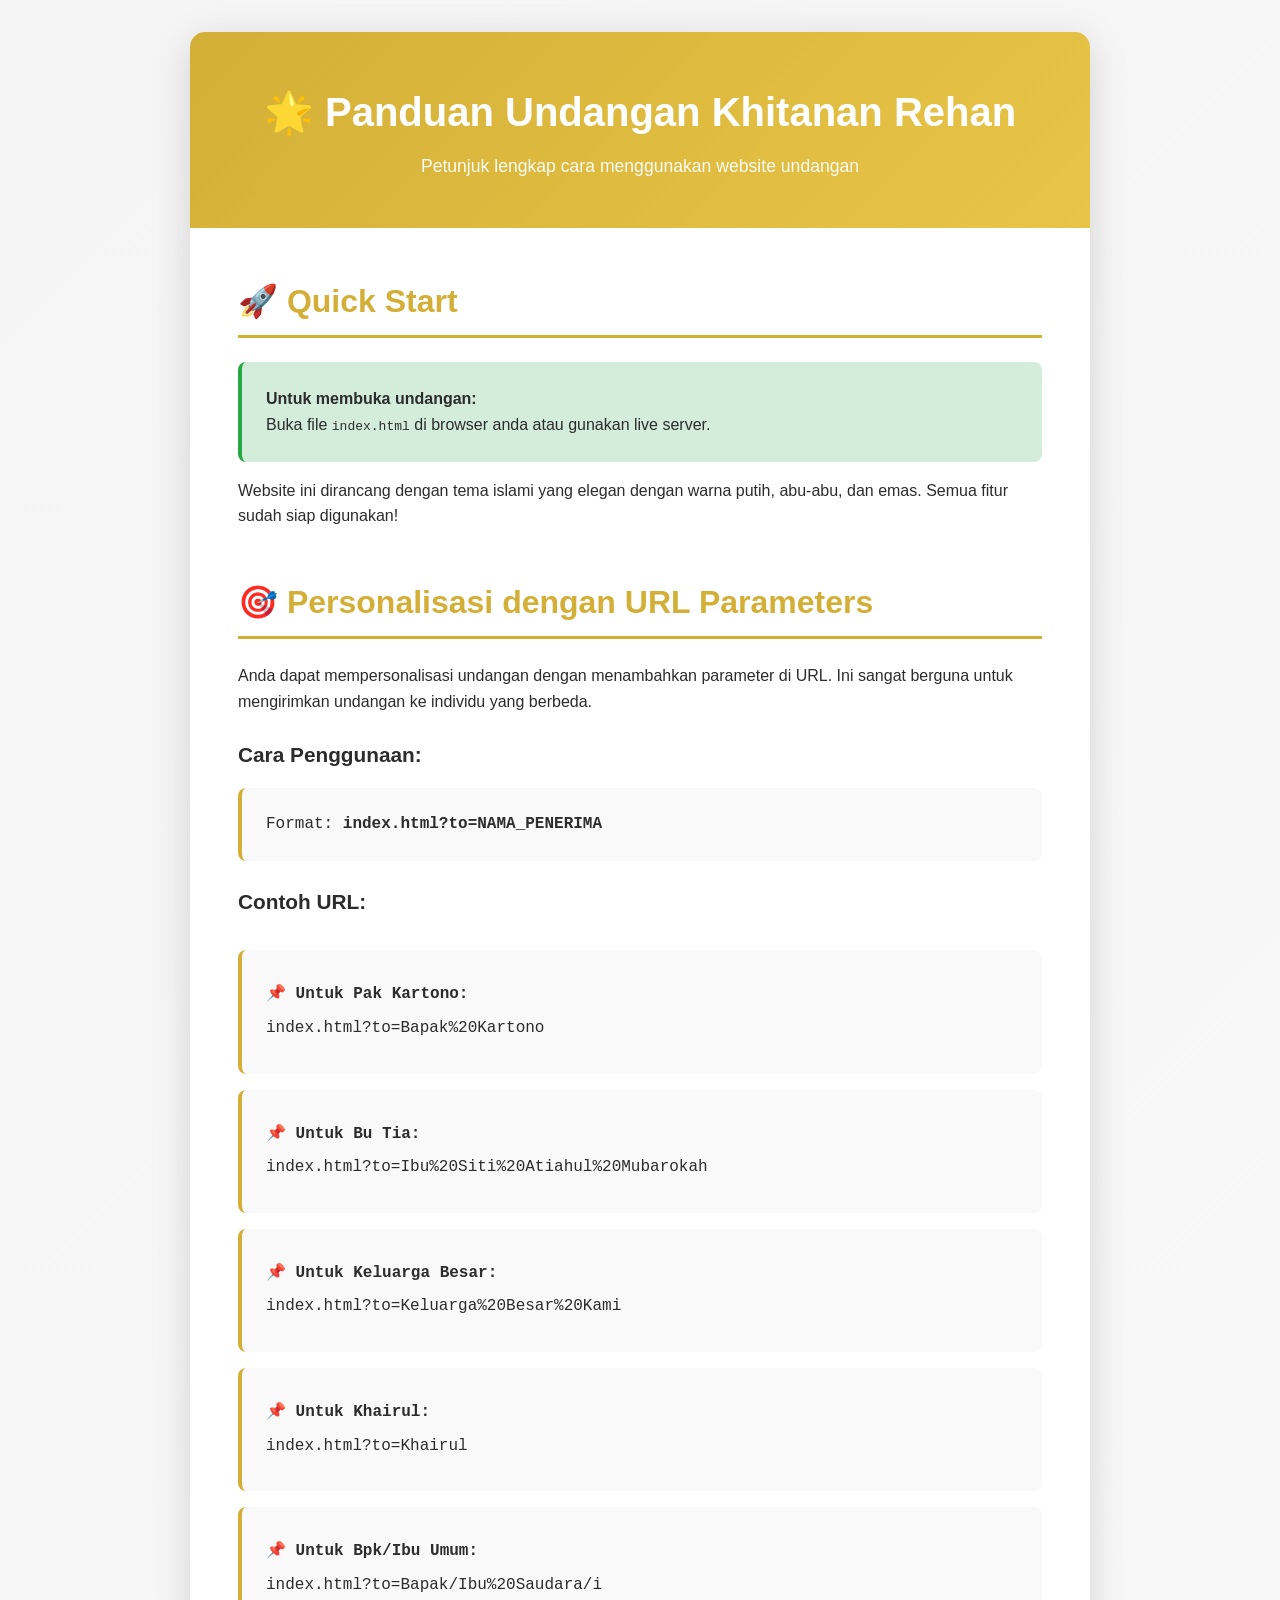
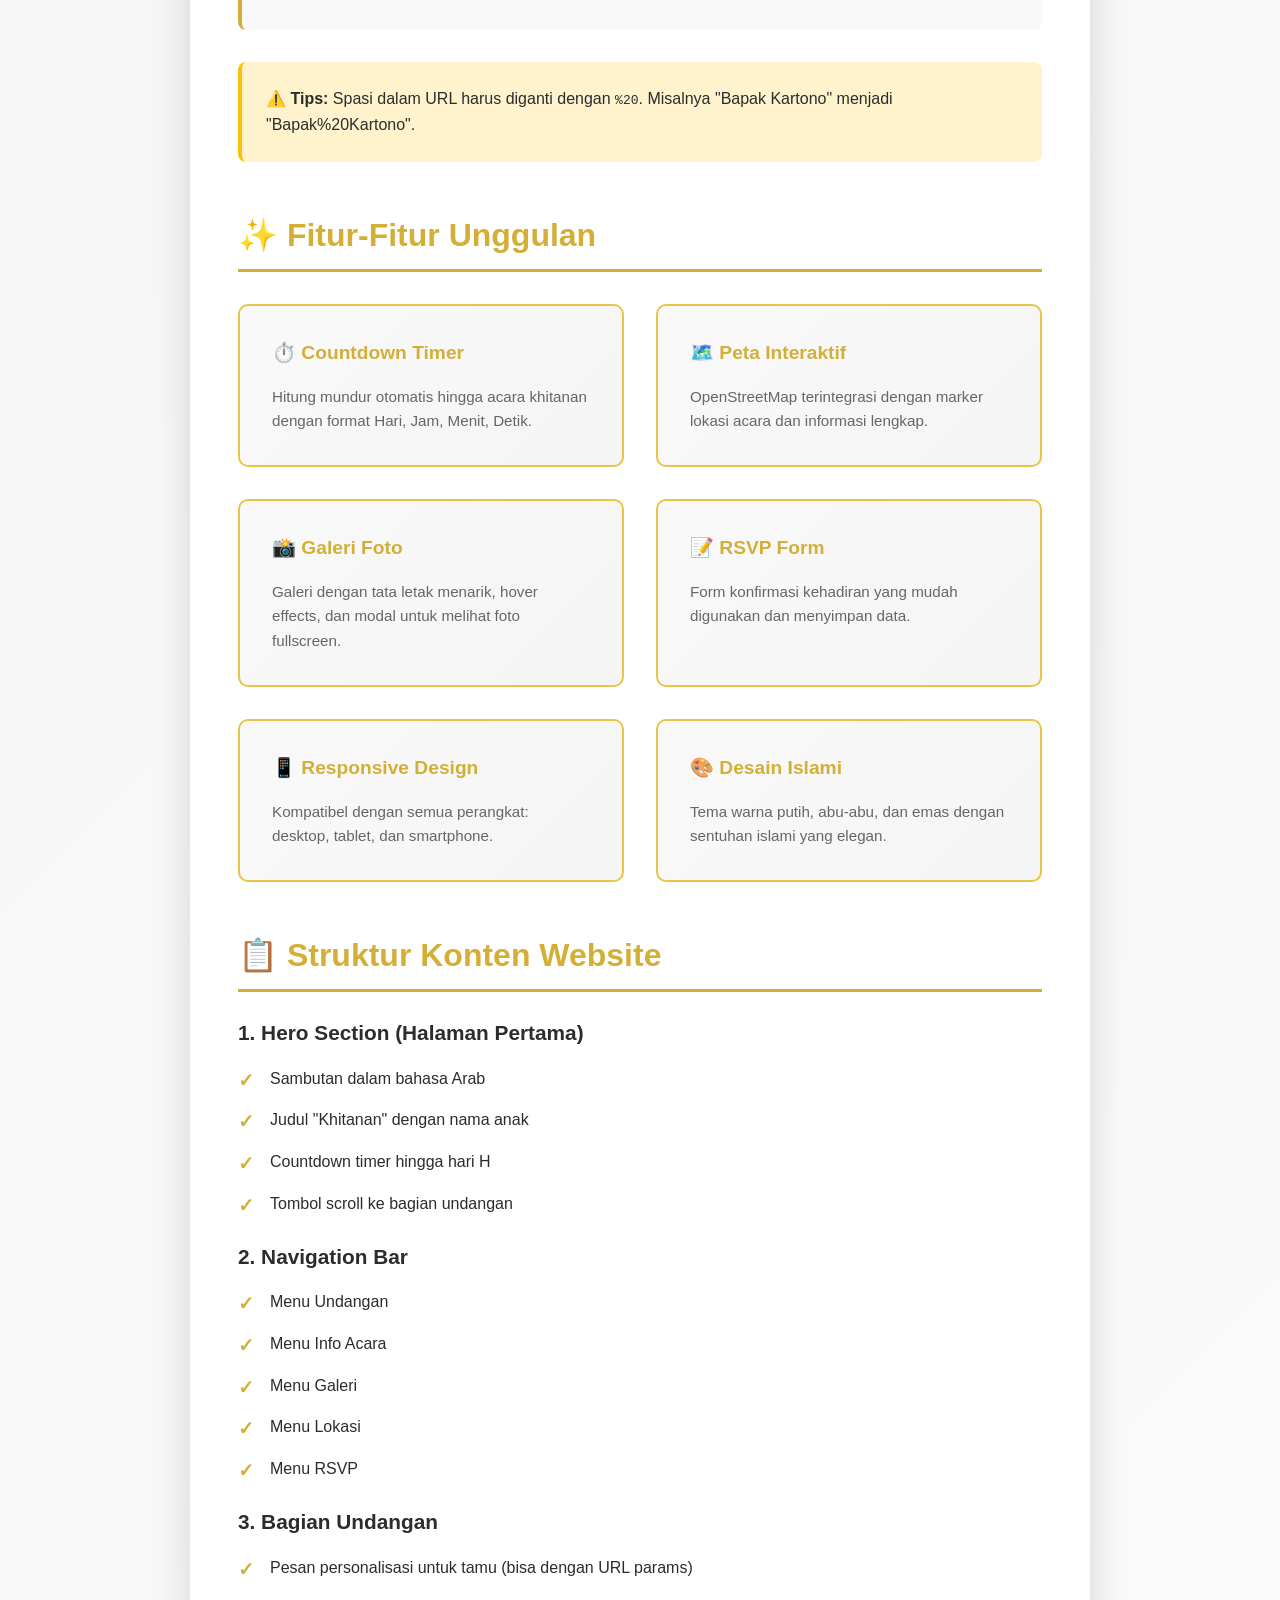
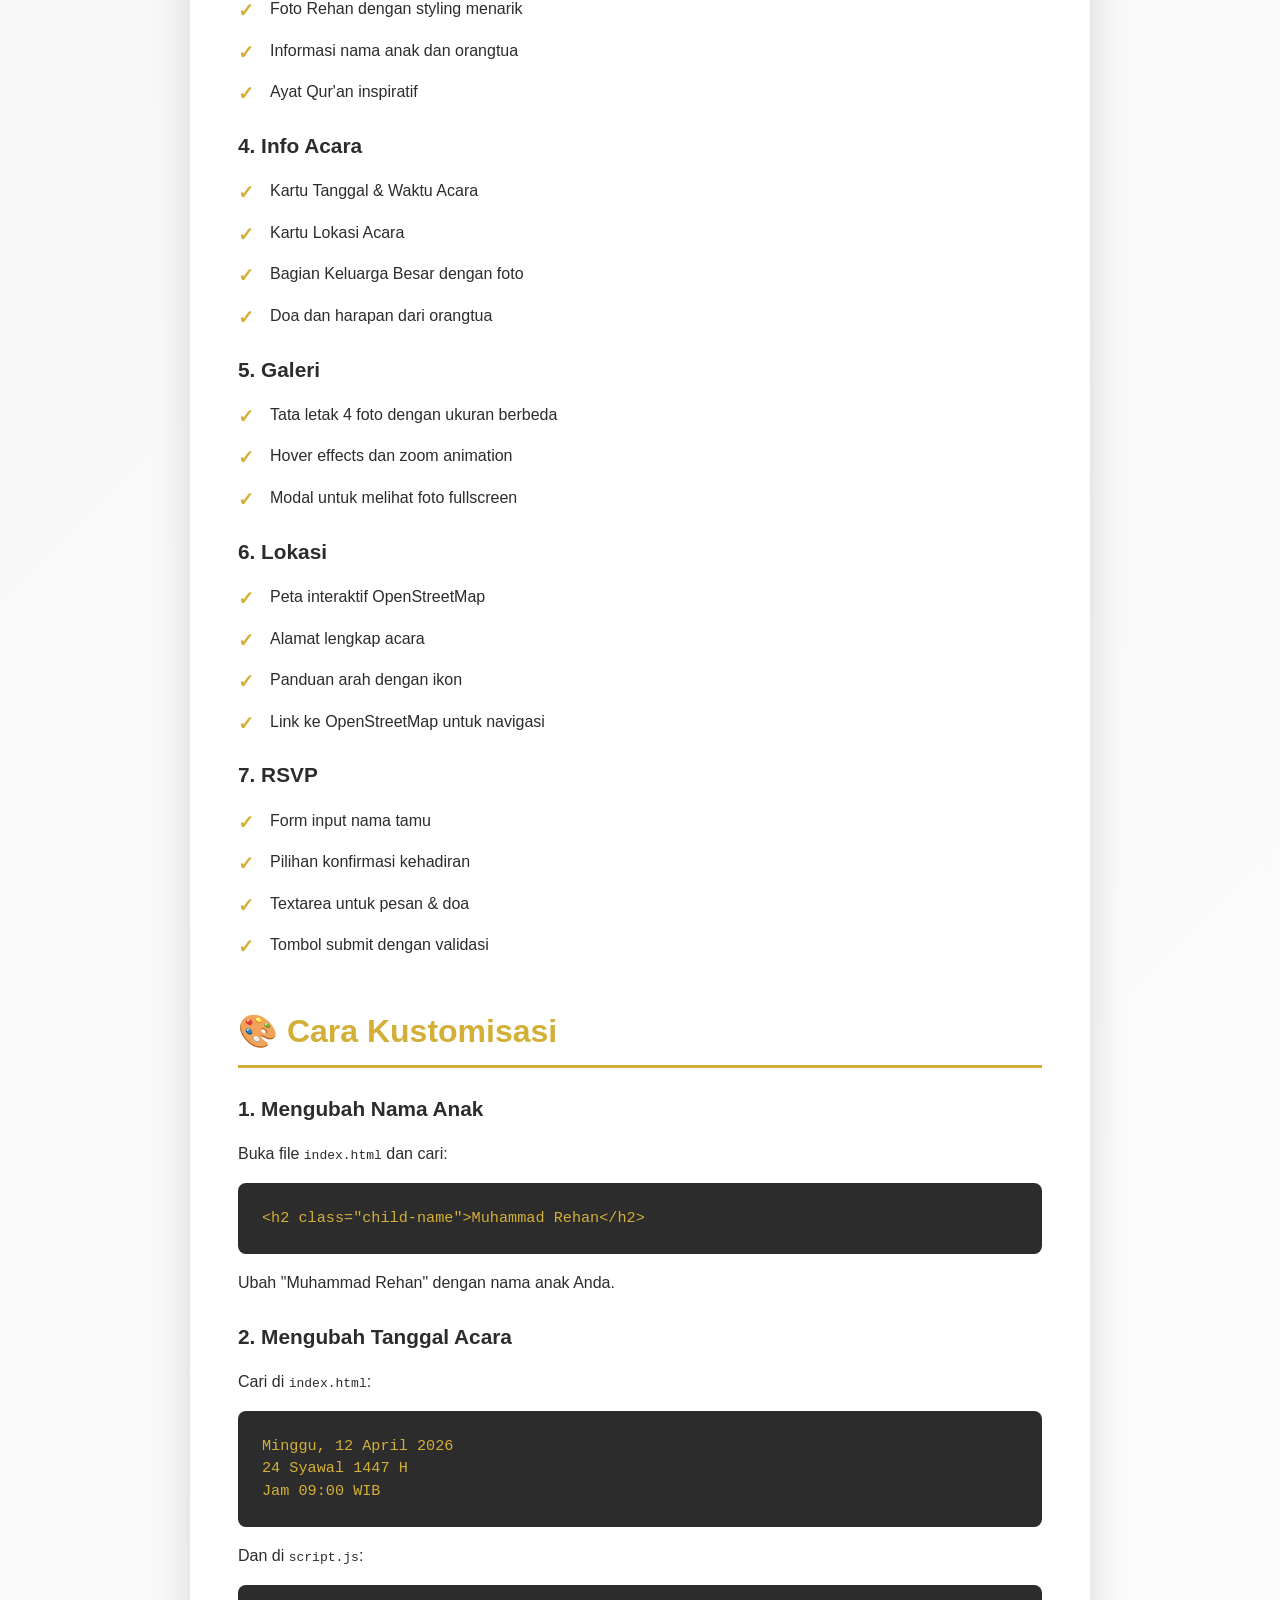
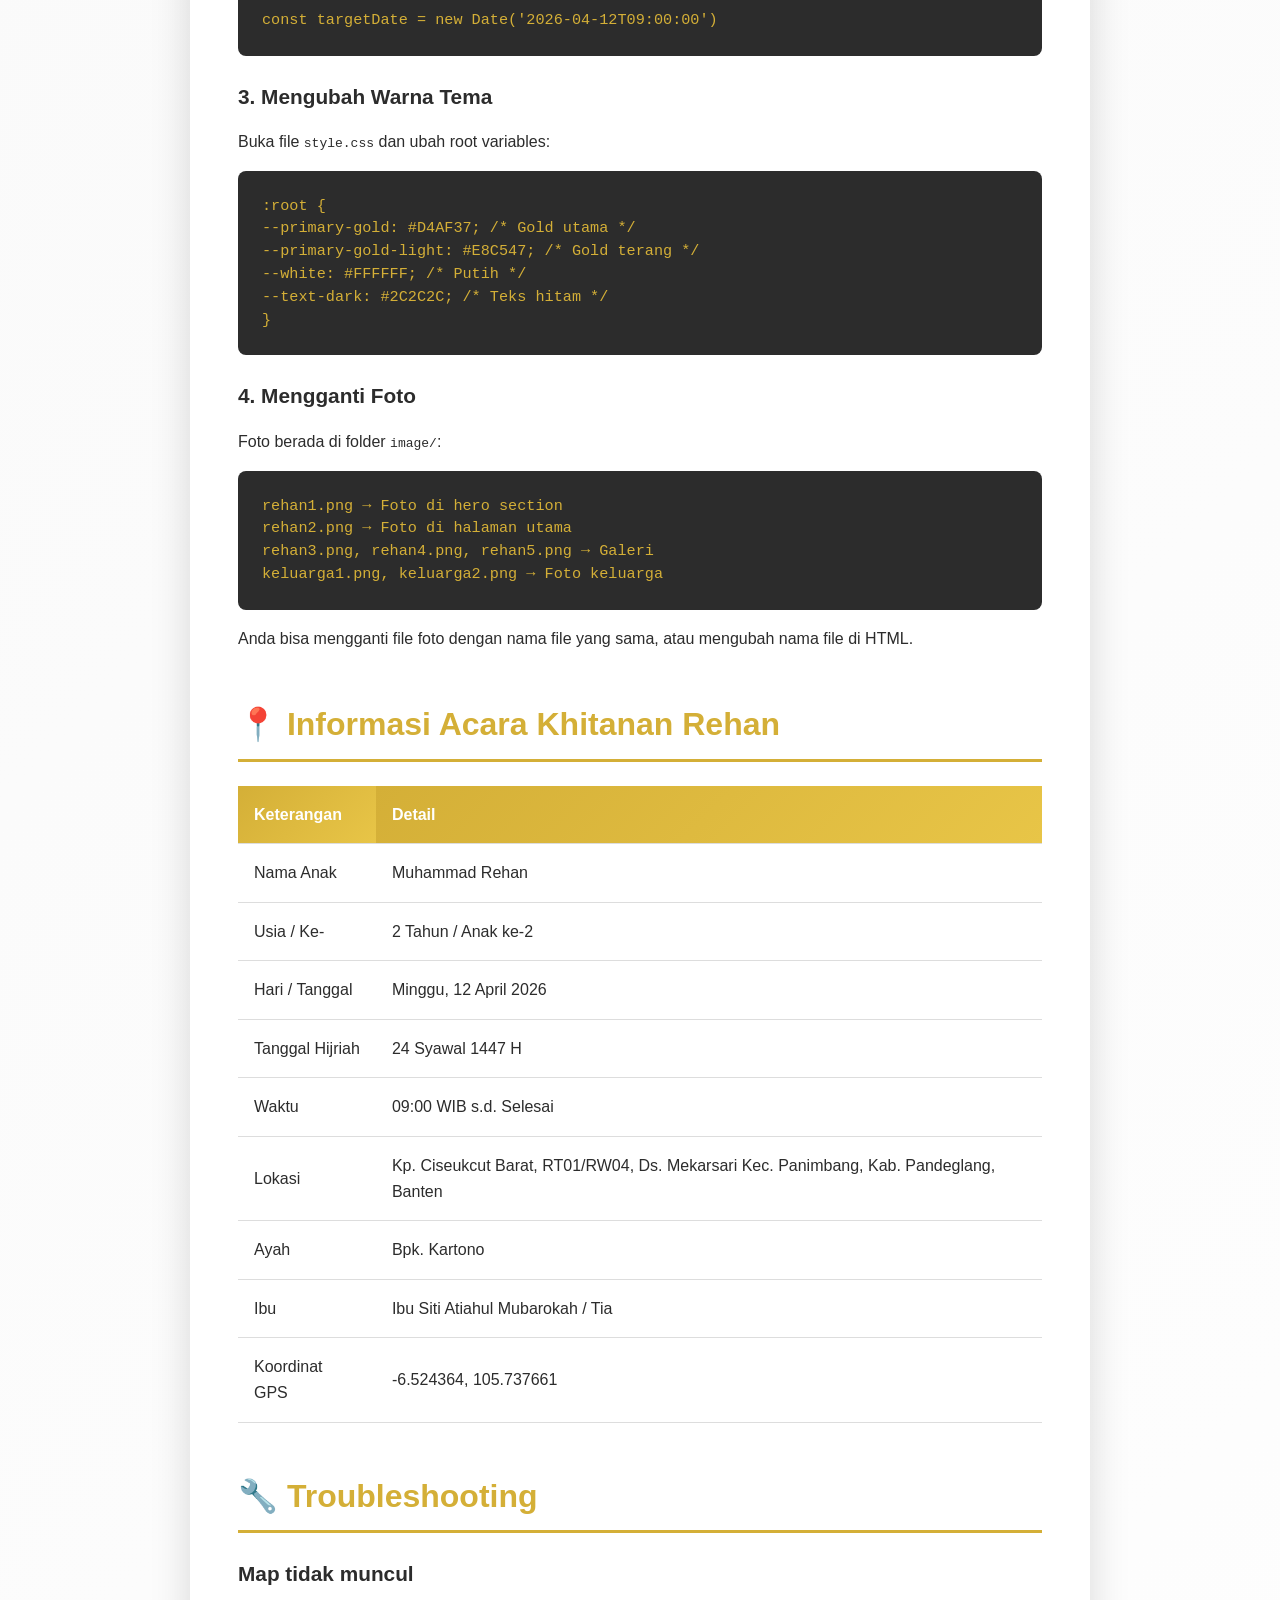
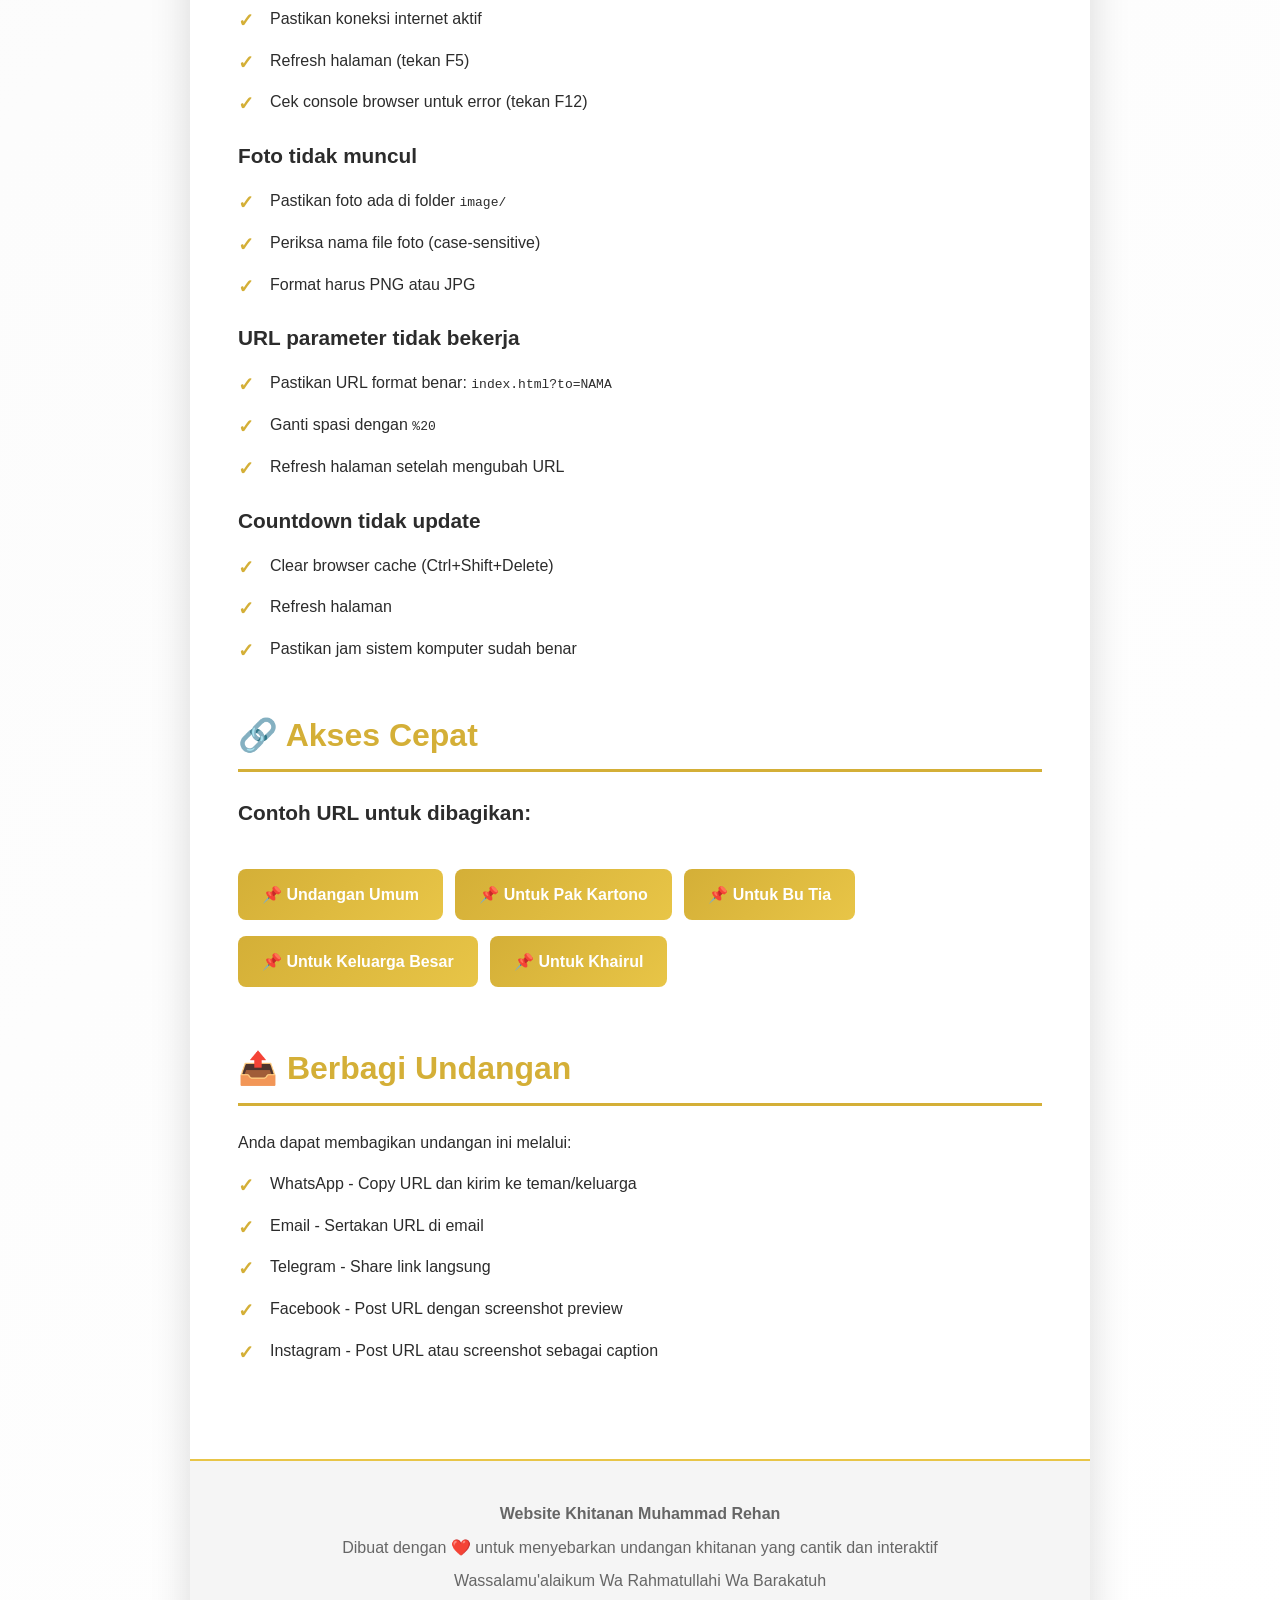
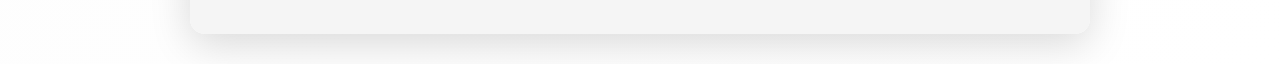
<file: GUIDE.html>
<!DOCTYPE html>
<html lang="id">
<head>
  <meta charset="UTF-8">
  <meta name="viewport" content="width=device-width, initial-scale=1.0">
  <title>Panduan Penggunaan - Undangan Khitanan Rehan</title>
  <style>
    * {
      margin: 0;
      padding: 0;
      box-sizing: border-box;
    }
    
    body {
      font-family: 'Poppins', 'Segoe UI', sans-serif;
      background: linear-gradient(135deg, #F5F5F5 0%, #FFFFFF 100%);
      color: #2C2C2C;
      line-height: 1.6;
      padding: 2rem;
    }
    
    .container {
      max-width: 900px;
      margin: 0 auto;
      background: white;
      border-radius: 15px;
      box-shadow: 0 10px 40px rgba(0, 0, 0, 0.15);
      overflow: hidden;
    }
    
    .header {
      background: linear-gradient(135deg, #D4AF37 0%, #E8C547 100%);
      color: white;
      padding: 3rem;
      text-align: center;
    }
    
    .header h1 {
      font-size: 2.5rem;
      margin-bottom: 0.5rem;
    }
    
    .header p {
      font-size: 1.1rem;
      opacity: 0.95;
    }
    
    .content {
      padding: 3rem;
    }
    
    .section {
      margin-bottom: 3rem;
    }
    
    .section h2 {
      color: #D4AF37;
      font-size: 2rem;
      margin-bottom: 1.5rem;
      padding-bottom: 0.5rem;
      border-bottom: 3px solid #D4AF37;
    }
    
    .section h3 {
      color: #2C2C2C;
      font-size: 1.3rem;
      margin: 1.5rem 0 1rem 0;
    }
    
    .example-box {
      background: #F9F9F9;
      border-left: 4px solid #D4AF37;
      padding: 1.5rem;
      margin: 1rem 0;
      border-radius: 8px;
      font-family: 'Courier New', monospace;
    }
    
    .example-box p {
      margin: 0.5rem 0;
      word-break: break-all;
    }
    
    .link-button {
      display: inline-block;
      background: linear-gradient(135deg, #D4AF37 0%, #E8C547 100%);
      color: white;
      padding: 0.8rem 1.5rem;
      border-radius: 8px;
      text-decoration: none;
      font-weight: 600;
      transition: all 0.3s ease;
      margin: 0.5rem 0.5rem 0.5rem 0;
      border: none;
      cursor: pointer;
      font-size: 1rem;
    }
    
    .link-button:hover {
      transform: translateY(-3px);
      box-shadow: 0 8px 20px rgba(212, 175, 55, 0.3);
      color: white;
      text-decoration: none;
    }
    
    .list-item {
      margin: 1rem 0;
      padding-left: 2rem;
      position: relative;
    }
    
    .list-item::before {
      content: '✓';
      position: absolute;
      left: 0;
      color: #D4AF37;
      font-weight: bold;
      font-size: 1.2rem;
    }
    
    .features-grid {
      display: grid;
      grid-template-columns: repeat(auto-fit, minmax(250px, 1fr));
      gap: 2rem;
      margin: 2rem 0;
    }
    
    .feature-card {
      background: linear-gradient(135deg, #F9F9F9 0%, #F5F5F5 100%);
      padding: 2rem;
      border-radius: 10px;
      border: 2px solid #E8C547;
      transition: all 0.3s ease;
    }
    
    .feature-card:hover {
      transform: translateY(-5px);
      box-shadow: 0 10px 30px rgba(212, 175, 55, 0.2);
    }
    
    .feature-card h4 {
      color: #D4AF37;
      margin-bottom: 1rem;
      font-size: 1.2rem;
    }
    
    .feature-card p {
      color: #666;
      font-size: 0.95rem;
    }
    
    .code-block {
      background: #2C2C2C;
      color: #D4AF37;
      padding: 1.5rem;
      border-radius: 8px;
      overflow-x: auto;
      font-family: 'Courier New', monospace;
      font-size: 0.95rem;
      line-height: 1.5;
      margin: 1rem 0;
    }
    
    .warning {
      background: #FFF3CD;
      border-left: 4px solid #FFC107;
      padding: 1.5rem;
      border-radius: 8px;
      margin: 1rem 0;
    }
    
    .success {
      background: #D4EDDA;
      border-left: 4px solid #28A745;
      padding: 1.5rem;
      border-radius: 8px;
      margin: 1rem 0;
    }
    
    .footer {
      background: #F5F5F5;
      padding: 2rem;
      text-align: center;
      color: #666;
      border-top: 2px solid #E8C547;
    }
    
    .footer p {
      margin: 0.5rem 0;
    }
    
    table {
      width: 100%;
      border-collapse: collapse;
      margin: 1rem 0;
    }
    
    table th,
    table td {
      padding: 1rem;
      text-align: left;
      border-bottom: 1px solid #DDD;
    }
    
    table th {
      background: linear-gradient(135deg, #D4AF37 0%, #E8C547 100%);
      color: white;
      font-weight: 600;
    }
    
    table tr:hover {
      background: #F9F9F9;
    }
  </style>
</head>
<body>
  <div class="container">
    <div class="header">
      <h1>🌟 Panduan Undangan Khitanan Rehan</h1>
      <p>Petunjuk lengkap cara menggunakan website undangan</p>
    </div>
    
    <div class="content">
      <!-- Quick Start -->
      <div class="section">
        <h2>🚀 Quick Start</h2>
        <div class="success">
          <strong>Untuk membuka undangan:</strong><br>
          Buka file <code>index.html</code> di browser anda atau gunakan live server.
        </div>
        <p>Website ini dirancang dengan tema islami yang elegan dengan warna putih, abu-abu, dan emas. Semua fitur sudah siap digunakan!</p>
      </div>
      
      <!-- URL Parameters -->
      <div class="section">
        <h2>🎯 Personalisasi dengan URL Parameters</h2>
        <p>Anda dapat mempersonalisasi undangan dengan menambahkan parameter di URL. Ini sangat berguna untuk mengirimkan undangan ke individu yang berbeda.</p>
        
        <h3>Cara Penggunaan:</h3>
        <div class="example-box">
          Format: <strong>index.html?to=NAMA_PENERIMA</strong>
        </div>
        
        <h3>Contoh URL:</h3>
        <div style="margin: 2rem 0;">
          <div class="example-box">
            <p>📌 <strong>Untuk Pak Kartono:</strong></p>
            <p>index.html?to=Bapak%20Kartono</p>
          </div>
          <div class="example-box">
            <p>📌 <strong>Untuk Bu Tia:</strong></p>
            <p>index.html?to=Ibu%20Siti%20Atiahul%20Mubarokah</p>
          </div>
          <div class="example-box">
            <p>📌 <strong>Untuk Keluarga Besar:</strong></p>
            <p>index.html?to=Keluarga%20Besar%20Kami</p>
          </div>
          <div class="example-box">
            <p>📌 <strong>Untuk Khairul:</strong></p>
            <p>index.html?to=Khairul</p>
          </div>
          <div class="example-box">
            <p>📌 <strong>Untuk Bpk/Ibu Umum:</strong></p>
            <p>index.html?to=Bapak/Ibu%20Saudara/i</p>
          </div>
        </div>
        
        <div class="warning">
          <strong>⚠️ Tips:</strong> Spasi dalam URL harus diganti dengan <code>%20</code>. Misalnya "Bapak Kartono" menjadi "Bapak%20Kartono".
        </div>
      </div>
      
      <!-- Features -->
      <div class="section">
        <h2>✨ Fitur-Fitur Unggulan</h2>
        
        <div class="features-grid">
          <div class="feature-card">
            <h4>⏱️ Countdown Timer</h4>
            <p>Hitung mundur otomatis hingga acara khitanan dengan format Hari, Jam, Menit, Detik.</p>
          </div>
          
          <div class="feature-card">
            <h4>🗺️ Peta Interaktif</h4>
            <p>OpenStreetMap terintegrasi dengan marker lokasi acara dan informasi lengkap.</p>
          </div>
          
          <div class="feature-card">
            <h4>📸 Galeri Foto</h4>
            <p>Galeri dengan tata letak menarik, hover effects, dan modal untuk melihat foto fullscreen.</p>
          </div>
          
          <div class="feature-card">
            <h4>📝 RSVP Form</h4>
            <p>Form konfirmasi kehadiran yang mudah digunakan dan menyimpan data.</p>
          </div>
          
          <div class="feature-card">
            <h4>📱 Responsive Design</h4>
            <p>Kompatibel dengan semua perangkat: desktop, tablet, dan smartphone.</p>
          </div>
          
          <div class="feature-card">
            <h4>🎨 Desain Islami</h4>
            <p>Tema warna putih, abu-abu, dan emas dengan sentuhan islami yang elegan.</p>
          </div>
        </div>
      </div>
      
      <!-- struktur Konten -->
      <div class="section">
        <h2>📋 Struktur Konten Website</h2>
        
        <h3>1. Hero Section (Halaman Pertama)</h3>
        <div class="list-item">Sambutan dalam bahasa Arab</div>
        <div class="list-item">Judul "Khitanan" dengan nama anak</div>
        <div class="list-item">Countdown timer hingga hari H</div>
        <div class="list-item">Tombol scroll ke bagian undangan</div>
        
        <h3>2. Navigation Bar</h3>
        <div class="list-item">Menu Undangan</div>
        <div class="list-item">Menu Info Acara</div>
        <div class="list-item">Menu Galeri</div>
        <div class="list-item">Menu Lokasi</div>
        <div class="list-item">Menu RSVP</div>
        
        <h3>3. Bagian Undangan</h3>
        <div class="list-item">Pesan personalisasi untuk tamu (bisa dengan URL params)</div>
        <div class="list-item">Foto Rehan dengan styling menarik</div>
        <div class="list-item">Informasi nama anak dan orangtua</div>
        <div class="list-item">Ayat Qur'an inspiratif</div>
        
        <h3>4. Info Acara</h3>
        <div class="list-item">Kartu Tanggal & Waktu Acara</div>
        <div class="list-item">Kartu Lokasi Acara</div>
        <div class="list-item">Bagian Keluarga Besar dengan foto</div>
        <div class="list-item">Doa dan harapan dari orangtua</div>
        
        <h3>5. Galeri</h3>
        <div class="list-item">Tata letak 4 foto dengan ukuran berbeda</div>
        <div class="list-item">Hover effects dan zoom animation</div>
        <div class="list-item">Modal untuk melihat foto fullscreen</div>
        
        <h3>6. Lokasi</h3>
        <div class="list-item">Peta interaktif OpenStreetMap</div>
        <div class="list-item">Alamat lengkap acara</div>
        <div class="list-item">Panduan arah dengan ikon</div>
        <div class="list-item">Link ke OpenStreetMap untuk navigasi</div>
        
        <h3>7. RSVP</h3>
        <div class="list-item">Form input nama tamu</div>
        <div class="list-item">Pilihan konfirmasi kehadiran</div>
        <div class="list-item">Textarea untuk pesan & doa</div>
        <div class="list-item">Tombol submit dengan validasi</div>
      </div>
      
      <!-- Kustomisasi -->
      <div class="section">
        <h2>🎨 Cara Kustomisasi</h2>
        
        <h3>1. Mengubah Nama Anak</h3>
        <p>Buka file <code>index.html</code> dan cari:</p>
        <div class="code-block">
&lt;h2 class="child-name"&gt;Muhammad Rehan&lt;/h2&gt;
        </div>
        <p>Ubah "Muhammad Rehan" dengan nama anak Anda.</p>
        
        <h3>2. Mengubah Tanggal Acara</h3>
        <p>Cari di <code>index.html</code>:</p>
        <div class="code-block">
Minggu, 12 April 2026<br>
24 Syawal 1447 H<br>
Jam 09:00 WIB
        </div>
        <p>Dan di <code>script.js</code>:</p>
        <div class="code-block">
const targetDate = new Date('2026-04-12T09:00:00')
        </div>
        
        <h3>3. Mengubah Warna Tema</h3>
        <p>Buka file <code>style.css</code> dan ubah root variables:</p>
        <div class="code-block">
:root {<br>
  --primary-gold: #D4AF37;      /* Gold utama */<br>
  --primary-gold-light: #E8C547; /* Gold terang */<br>
  --white: #FFFFFF;            /* Putih */<br>
  --text-dark: #2C2C2C;        /* Teks hitam */<br>
}
        </div>
        
        <h3>4. Mengganti Foto</h3>
        <p>Foto berada di folder <code>image/</code>:</p>
        <div class="code-block">
rehan1.png    → Foto di hero section<br>
rehan2.png    → Foto di halaman utama<br>
rehan3.png, rehan4.png, rehan5.png → Galeri<br>
keluarga1.png, keluarga2.png → Foto keluarga
        </div>
        <p>Anda bisa mengganti file foto dengan nama file yang sama, atau mengubah nama file di HTML.</p>
      </div>
      
      <!-- Info Acara -->
      <div class="section">
        <h2>📍 Informasi Acara Khitanan Rehan</h2>
        
        <table>
          <tr>
            <th>Keterangan</th>
            <th>Detail</th>
          </tr>
          <tr>
            <td>Nama Anak</td>
            <td>Muhammad Rehan</td>
          </tr>
          <tr>
            <td>Usia / Ke-</td>
            <td>2 Tahun / Anak ke-2</td>
          </tr>
          <tr>
            <td>Hari / Tanggal</td>
            <td>Minggu, 12 April 2026</td>
          </tr>
          <tr>
            <td>Tanggal Hijriah</td>
            <td>24 Syawal 1447 H</td>
          </tr>
          <tr>
            <td>Waktu</td>
            <td>09:00 WIB s.d. Selesai</td>
          </tr>
          <tr>
            <td>Lokasi</td>
            <td>Kp. Ciseukcut Barat, RT01/RW04, Ds. Mekarsari Kec. Panimbang, Kab. Pandeglang, Banten</td>
          </tr>
          <tr>
            <td>Ayah</td>
            <td>Bpk. Kartono</td>
          </tr>
          <tr>
            <td>Ibu</td>
            <td>Ibu Siti Atiahul Mubarokah / Tia</td>
          </tr>
          <tr>
            <td>Koordinat GPS</td>
            <td>-6.524364, 105.737661</td>
          </tr>
        </table>
      </div>
      
      <!-- Troubleshooting -->
      <div class="section">
        <h2>🔧 Troubleshooting</h2>
        
        <h3>Map tidak muncul</h3>
        <div class="list-item">Pastikan koneksi internet aktif</div>
        <div class="list-item">Refresh halaman (tekan F5)</div>
        <div class="list-item">Cek console browser untuk error (tekan F12)</div>
        
        <h3>Foto tidak muncul</h3>
        <div class="list-item">Pastikan foto ada di folder <code>image/</code></div>
        <div class="list-item">Periksa nama file foto (case-sensitive)</div>
        <div class="list-item">Format harus PNG atau JPG</div>
        
        <h3>URL parameter tidak bekerja</h3>
        <div class="list-item">Pastikan URL format benar: <code>index.html?to=NAMA</code></div>
        <div class="list-item">Ganti spasi dengan <code>%20</code></div>
        <div class="list-item">Refresh halaman setelah mengubah URL</div>
        
        <h3>Countdown tidak update</h3>
        <div class="list-item">Clear browser cache (Ctrl+Shift+Delete)</div>
        <div class="list-item">Refresh halaman</div>
        <div class="list-item">Pastikan jam sistem komputer sudah benar</div>
      </div>
      
      <!-- Quick Links -->
      <div class="section">
        <h2>🔗 Akses Cepat</h2>
        
        <h3>Contoh URL untuk dibagikan:</h3>
        <div style="margin: 2rem 0;">
          <a href="index.html" class="link-button">📌 Undangan Umum</a>
          <a href="index.html?to=Bapak%20Kartono" class="link-button">📌 Untuk Pak Kartono</a>
          <a href="index.html?to=Ibu%20Tia" class="link-button">📌 Untuk Bu Tia</a>
          <a href="index.html?to=Keluarga%20Besar" class="link-button">📌 Untuk Keluarga Besar</a>
          <a href="index.html?to=Khairul" class="link-button">📌 Untuk Khairul</a>
        </div>
      </div>
      
      <!-- Social Sharing -->
      <div class="section">
        <h2>📤 Berbagi Undangan</h2>
        <p>Anda dapat membagikan undangan ini melalui:</p>
        <div class="list-item">WhatsApp - Copy URL dan kirim ke teman/keluarga</div>
        <div class="list-item">Email - Sertakan URL di email</div>
        <div class="list-item">Telegram - Share link langsung</div>
        <div class="list-item">Facebook - Post URL dengan screenshot preview</div>
        <div class="list-item">Instagram - Post URL atau screenshot sebagai caption</div>
      </div>
    </div>
    
    <div class="footer">
      <p><strong>Website Khitanan Muhammad Rehan</strong></p>
      <p>Dibuat dengan ❤️ untuk menyebarkan undangan khitanan yang cantik dan interaktif</p>
      <p>Wassalamu'alaikum Wa Rahmatullahi Wa Barakatuh</p>
    </div>
  </div>
</body>
</html>
</file>
